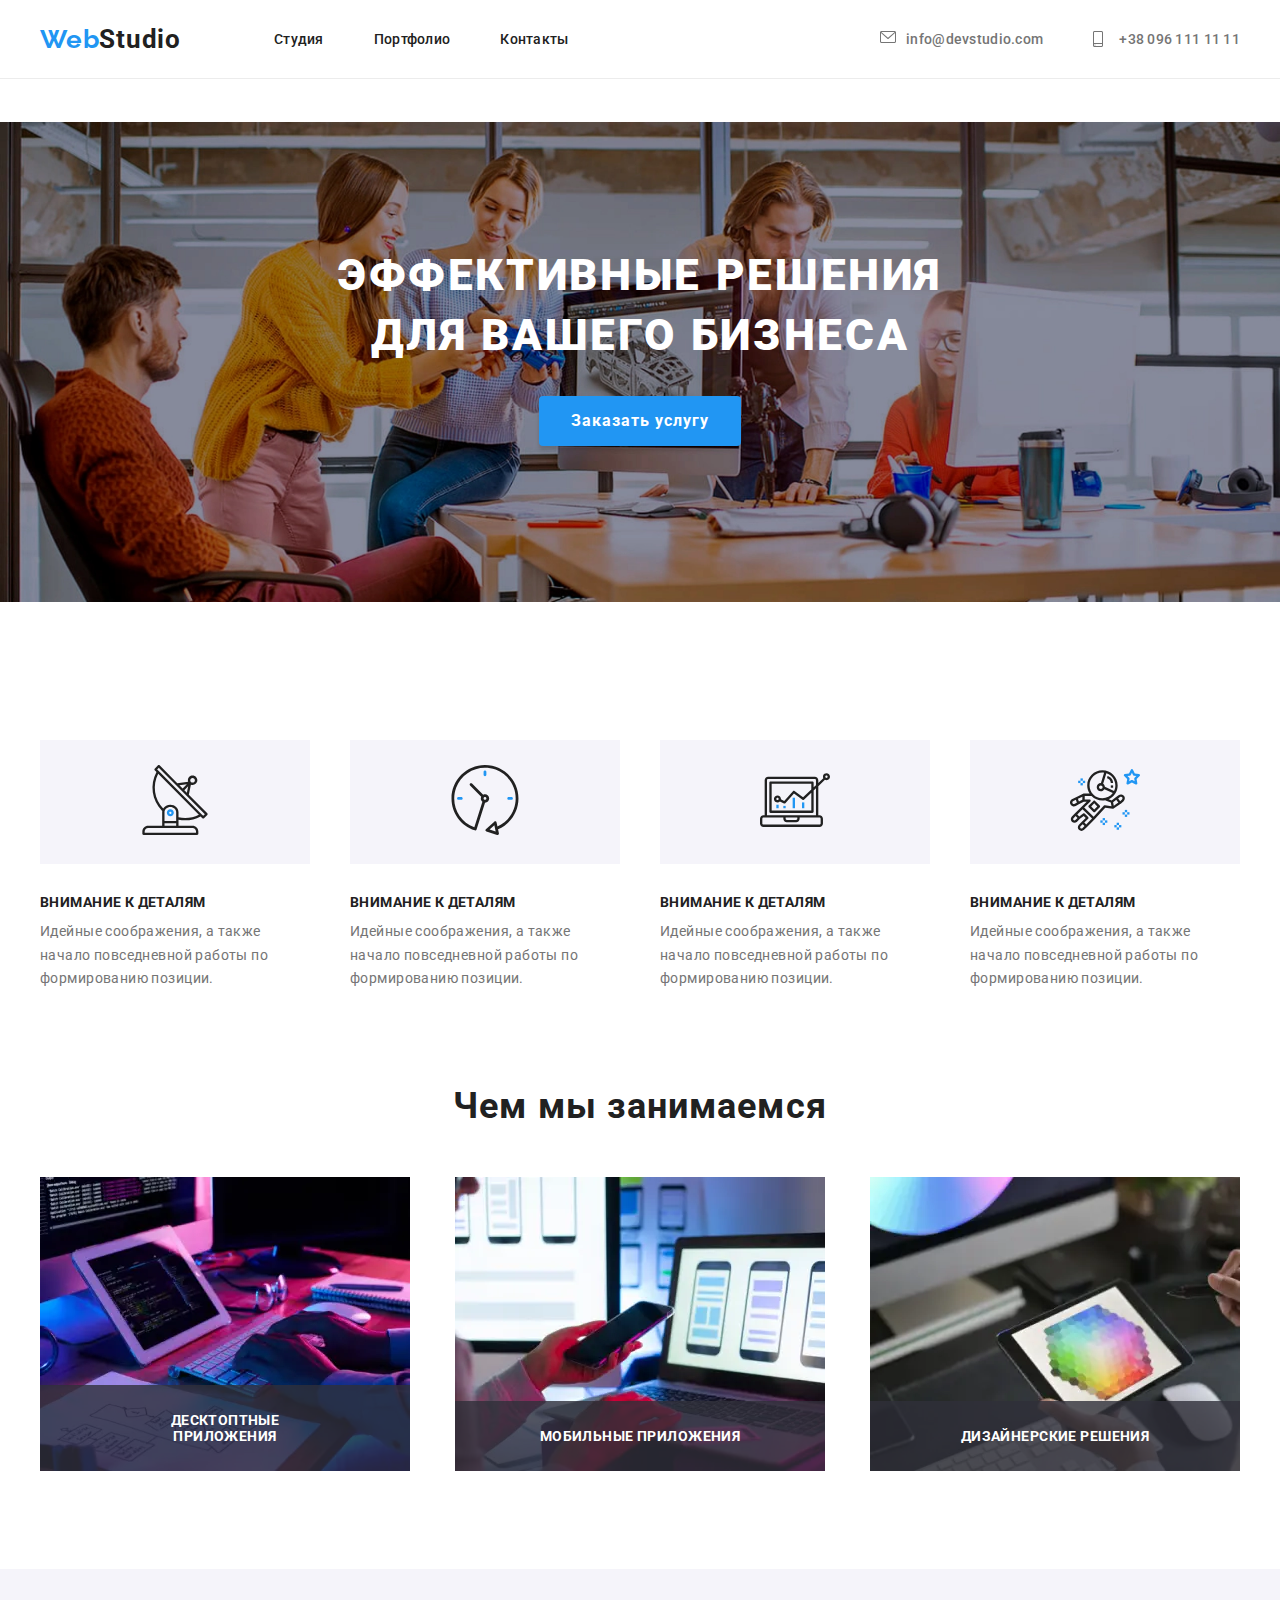
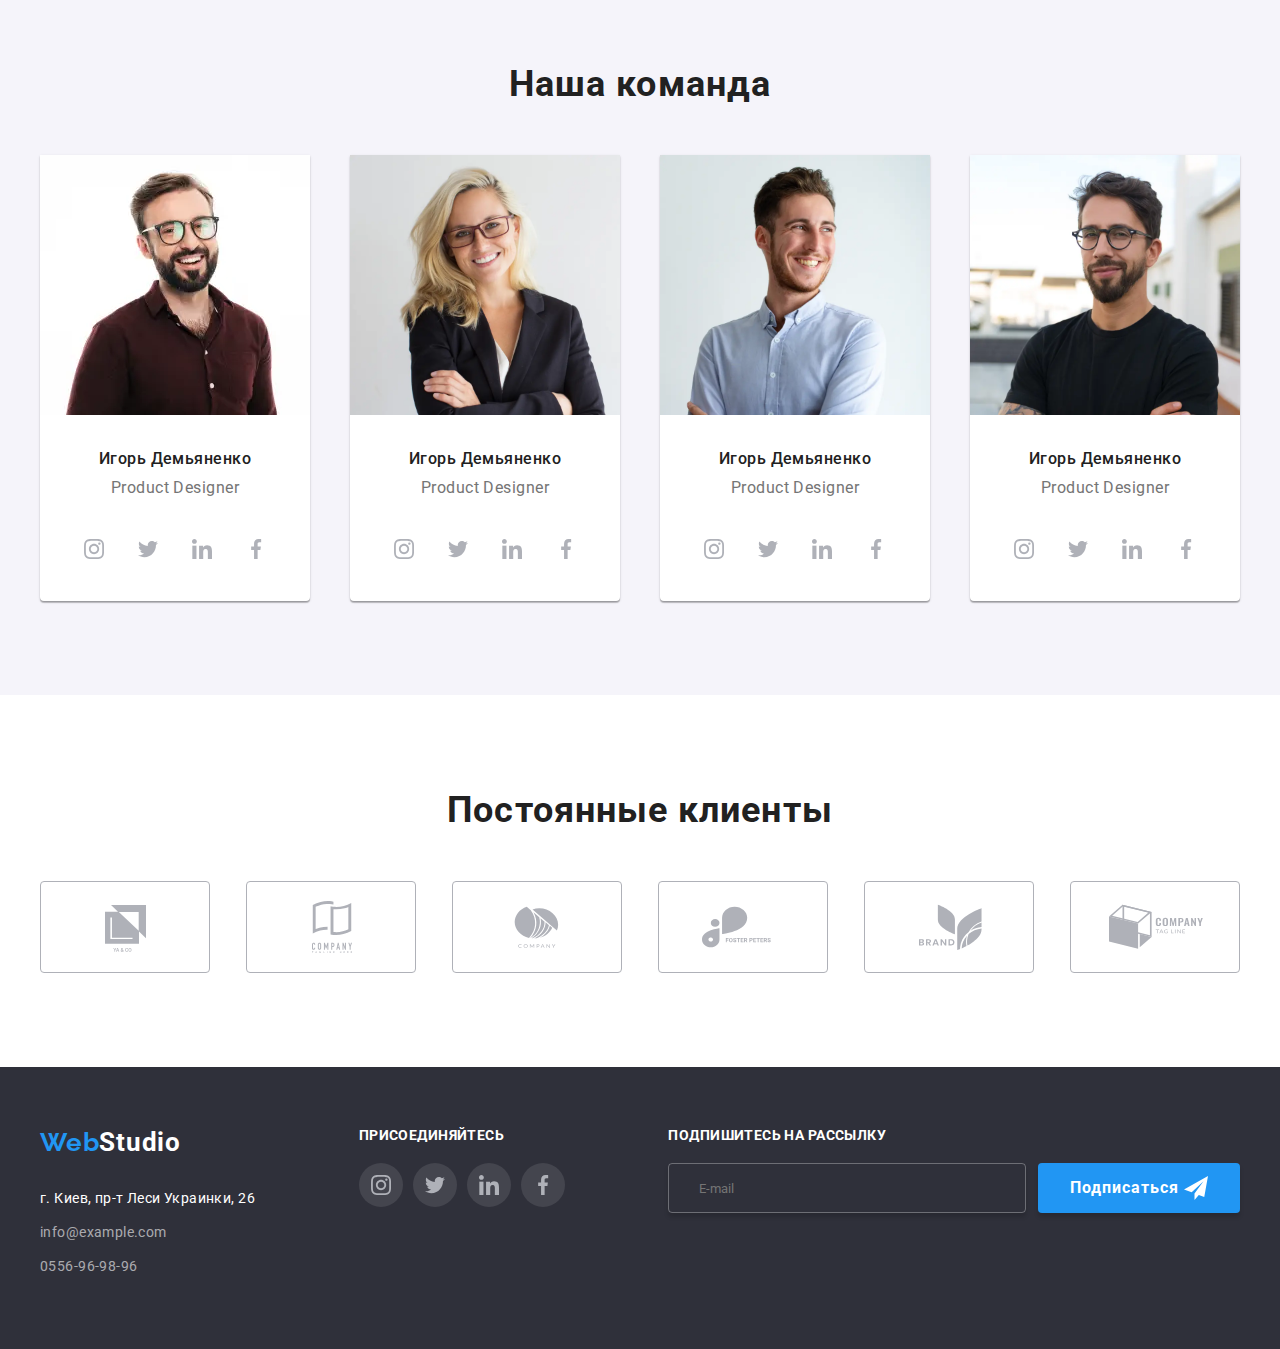
<file: index.html>
<!DOCTYPE html>
<html lang="en">
  <head>
    <meta charset="UTF-8" />
    <meta name="viewport" content="width=device-width, initial-scale=1.0" />
    <title>WebStudio</title>

    <link rel="preconnect" href="https://fonts.googleapis.com" />
    <link rel="preconnect" href="https://fonts.gstatic.com" crossorigin />
    <link
      href="https://fonts.googleapis.com/css2?family=Raleway:ital,wght@0,100..900;1,100..900&family=Roboto:ital,wght@0,100;0,300;0,400;0,500;0,700;0,900;1,100;1,300;1,400;1,500;1,700;1,900&display=swap"
      rel="stylesheet"
    />
    <link
      rel="apple-touch-icon"
      sizes="180x180"
      href="favicon/apple-touch-icon.png"
    />
    <link
      rel="icon"
      type="image/png"
      sizes="32x32"
      href="favicon/favicon-32x32.png"
    />
    <link
      rel="icon"
      type="image/png"
      sizes="16x16"
      href="favicon/favicon-16x16.png"
    />
    <link rel="manifest" href="favicon/site.webmanifest" />
    <link rel="stylesheet" href="css/reset.css" />
    <link rel="stylesheet" href="css/styles.css" />
  </head>
  <body>
    <header class="header">
      <div class="container header__box">
        <a class="header__logo" href="#"><span>Web</span>Studio</a>

        <nav id="menu__hidden" class="header__menu">
          <button class="header__close">
            <img src="img/close.svg" alt="close" />
          </button>
          <div class="header__wrapper">
            <a class="header__link" active href="#">Студия</a>
            <a class="header__link" href="pages/portfolio.html">Портфолио</a>
            <a class="header__link" href="#">Контакты</a>
          </div>
          <div class="header__wrapper header__links">
            <a
              class="header__link header__nav-link"
              href="mailto:info@devstudio.com"
            >
              <svg class="header__icon">
                <use xlink:href="img/message.svg#message"></use>
              </svg>
              info@devstudio.com</a
            >
            <a class="header__link header__nav-link" href="tel:+380961111111">
              <svg class="header__icon">
                <use xlink:href="img/tel.svg#tel"></use>
              </svg>
              +38 096 111 11 11</a
            >
          </div>
        </nav>

        <button id="menu-btn" class="header__menu-btn">
          <img src="img/menu.svg" alt="menu" />
        </button>
      </div>
    </header>

    <main>
      <section class="hero">
        <div class="container">
          <h1 class="hero__title">Эффективные решения для вашего бизнеса</h1>

          <button onclick="toggleModal()" class="hero__btn">
            Заказать услугу
          </button>
        </div>
      </section>

      <section class="advan">
        <div class="container">
          <ul class="advan__list">
            <li class="advan__item">
              <div class="advan__box">
                <img src="img/antenna.svg" alt="icon" />
              </div>

              <h2 class="advan__title">Внимание к деталям</h2>
              <p class="advan__text">
                Идейные соображения, а также начало повседневной работы по
                формированию позиции.
              </p>
            </li>
            <li class="advan__item">
              <div class="advan__box">
                <img src="img/clock.svg" alt="icon" />
              </div>
              <h2 class="advan__title">Внимание к деталям</h2>
              <p class="advan__text">
                Идейные соображения, а также начало повседневной работы по
                формированию позиции.
              </p>
            </li>
            <li class="advan__item">
              <div class="advan__box">
                <img src="img/diagram.svg" alt="icon" />
              </div>
              <h2 class="advan__title">Внимание к деталям</h2>
              <p class="advan__text">
                Идейные соображения, а также начало повседневной работы по
                формированию позиции.
              </p>
            </li>
            <li class="advan__item">
              <div class="advan__box">
                <img src="img/astronaut.svg" alt="icon" />
              </div>
              <h2 class="advan__title">Внимание к деталям</h2>
              <p class="advan__text">
                Идейные соображения, а также начало повседневной работы по
                формированию позиции.
              </p>
            </li>
          </ul>
        </div>
      </section>

      <section class="work">
        <div class="container">
          <h2 class="title">Чем мы занимаемся</h2>
          <ul class="work__list">
            <li class="work__item">
              <img src="img/work_1.webp" alt="work" />

              <div class="work__bg">
                <p class="work__text">Десктоптные приложения</p>
              </div>
            </li>
            <li class="work__item">
              <img src="img/work_2.webp" alt="work" />
              <div class="work__bg">
                <p class="work__text">Мобильные приложения</p>
              </div>
            </li>
            <li class="work__item">
              <img src="img/work_3.webp" alt="work" />
              <div class="work__bg">
                <p class="work__text">Дизайнерские решения</p>
              </div>
            </li>
          </ul>
        </div>
      </section>

      <section class="team">
        <h2 class="title">Наша команда</h2>
        <div class="container">
          <ul class="team__list">
            <li class="team__item">
              <img class="team__img" src="img/team_1.webp" alt="team" />
              <h3 class="team__subtitle">Игорь Демьяненко</h3>
              <p class="team__text">Product Designer</p>

              <div class="team__wrapper">
                <a href="#" class="team__link">
                  <svg class="team__icon">
                    <use xlink:href="img/instagram.svg#instagram"></use>
                  </svg>
                </a>
                <a href="#" class="team__link">
                  <svg class="team__icon">
                    <use xlink:href="img/twitter.svg#twitter"></use>
                  </svg>
                </a>
                <a href="#" class="team__link">
                  <svg class="team__icon">
                    <use xlink:href="img/linkedin.svg#linkedin"></use>
                  </svg>
                </a>
                <a href="#" class="team__link">
                  <svg class="team__icon">
                    <use xlink:href="img/facebook.svg#facebook"></use>
                  </svg>
                </a>
              </div>
            </li>
            <li class="team__item">
              <img class="team__img" src="img/team_2.webp" alt="team" />
              <h3 class="team__subtitle">Игорь Демьяненко</h3>
              <p class="team__text">Product Designer</p>
              <div class="team__wrapper">
                <a href="#" class="team__link">
                  <svg class="team__icon">
                    <use xlink:href="img/instagram.svg#instagram"></use>
                  </svg>
                </a>
                <a href="#" class="team__link">
                  <svg class="team__icon">
                    <use xlink:href="img/twitter.svg#twitter"></use>
                  </svg>
                </a>
                <a href="#" class="team__link">
                  <svg class="team__icon">
                    <use xlink:href="img/linkedin.svg#linkedin"></use>
                  </svg>
                </a>
                <a href="#" class="team__link">
                  <svg class="team__icon">
                    <use xlink:href="img/facebook.svg#facebook"></use>
                  </svg>
                </a>
              </div>
            </li>
            <li class="team__item">
              <img class="team__img" src="img/team_3.webp" alt="team" />
              <h3 class="team__subtitle">Игорь Демьяненко</h3>
              <p class="team__text">Product Designer</p>
              <div class="team__wrapper">
                <a href="#" class="team__link">
                  <svg class="team__icon">
                    <use xlink:href="img/instagram.svg#instagram"></use>
                  </svg>
                </a>
                <a href="#" class="team__link">
                  <svg class="team__icon">
                    <use xlink:href="img/twitter.svg#twitter"></use>
                  </svg>
                </a>
                <a href="#" class="team__link">
                  <svg class="team__icon">
                    <use xlink:href="img/linkedin.svg#linkedin"></use>
                  </svg>
                </a>
                <a href="#" class="team__link">
                  <svg class="team__icon">
                    <use xlink:href="img/facebook.svg#facebook"></use>
                  </svg>
                </a>
              </div>
            </li>
            <li class="team__item">
              <img class="team__img" src="img/team_4.webp" alt="team" />
              <h3 class="team__subtitle">Игорь Демьяненко</h3>
              <p class="team__text">Product Designer</p>
              <div class="team__wrapper">
                <a href="#" class="team__link">
                  <svg class="team__icon">
                    <use xlink:href="img/instagram.svg#instagram"></use>
                  </svg>
                </a>
                <a href="#" class="team__link">
                  <svg class="team__icon">
                    <use xlink:href="img/twitter.svg#twitter"></use>
                  </svg>
                </a>
                <a href="#" class="team__link">
                  <svg class="team__icon">
                    <use xlink:href="img/linkedin.svg#linkedin"></use>
                  </svg>
                </a>
                <a href="#" class="team__link">
                  <svg class="team__icon">
                    <use xlink:href="img/facebook.svg#facebook"></use>
                  </svg>
                </a>
              </div>
            </li>
          </ul>
        </div>
      </section>

      <section class="clients">
        <div class="container">
          <h2 class="title">Постоянные клиенты</h2>

          <div class="clients__wrapper">
            <a href="#" class="clients__link">
              <svg class="clients__icon">
                <use xlink:href="img/clients_1.svg#client"></use>
              </svg>
            </a>
            <a href="#" class="clients__link">
              <svg class="clients__icon">
                <use xlink:href="img/clients_2.svg#client"></use>
              </svg>
            </a>
            <a href="#" class="clients__link">
              <svg class="clients__icon">
                <use xlink:href="img/clients_3.svg#client"></use>
              </svg>
            </a>
            <a href="#" class="clients__link">
              <svg class="clients__icon">
                <use xlink:href="img/clients_4.svg#client"></use>
              </svg>
            </a>
            <a href="#" class="clients__link">
              <svg class="clients__icon">
                <use xlink:href="img/clients_5.svg#client"></use>
              </svg>
            </a>
            <a href="#" class="clients__link">
              <svg class="clients__icon">
                <use xlink:href="img/clients_6.svg#client"></use>
              </svg>
            </a>
          </div>
        </div>
      </section>
    </main>

    <footer class="footer">
      <div class="container footer__wrapper">
        <div class="footer__info">
          <a class="header__logo footer__logo" href="#"
            ><span>Web</span>Studio</a
          >
          <address class="footer__address">
            г. Киев, пр-т Леси Украинки, 26
          </address>
          <a href="mailto:info@example.com" class="footer__link">
            info@example.com
          </a>
          <br />
          <a href="tel:+996556969896" class="footer__link">0556-96-98-96</a>
        </div>

        <div class="footer__info">
          <h2 class="footer__title">присоединяйтесь</h2>
          <div class="team__wrapper">
            <a href="#" class="team__link footer__icon">
              <svg class="team__icon">
                <use xlink:href="img/instagram.svg#instagram"></use>
              </svg>
            </a>
            <a href="#" class="team__link footer__icon">
              <svg class="team__icon">
                <use xlink:href="img/twitter.svg#twitter"></use>
              </svg>
            </a>
            <a href="#" class="team__link footer__icon">
              <svg class="team__icon">
                <use xlink:href="img/linkedin.svg#linkedin"></use>
              </svg>
            </a>
            <a href="#" class="team__link footer__icon">
              <svg class="team__icon">
                <use xlink:href="img/facebook.svg#facebook"></use>
              </svg>
            </a>
          </div>
        </div>
        <div class="footer__info">
          <h2 class="footer__title">Подпишитесь на рассылку</h2>
          <form class="footer__form">
            <input
              class="footer__input"
              type="email"
              required
              placeholder="E-mail"
            />
            <button class="footer__btn hero__btn">
              Подписаться <img src="img/icon-send.svg" alt="icon-send" />
            </button>
          </form>
        </div>
      </div>
    </footer>

    <div class="hidden" id="overlay">
      <div class="modal">
        <button onclick="toggleModal()" class="modal__close">
          <svg class="modal__icon">
            <use xlink:href="img/close.svg#close"></use>
          </svg>
        </button>

        <form
          class="modal__form"
          action="https://formspree.io/f/mnnqpjew"
          method="POST"
        >
          <h2 class="modal__title">Оставьте свои данные, мы вам перезвоним</h2>

          <label class="modal__label">
            Имя
            <svg class="modal__logo">
              <use xlink:href="img/person.svg#person"></use>
            </svg>
            <input required type="text" name="name" />
          </label>
          <label class="modal__label">
            Телефон
            <svg class="modal__logo">
              <use xlink:href="img/phone.svg#phone"></use>
            </svg>
            <input required type="number" name="number" />
          </label>
          <label class="modal__label">
            Почта
            <svg class="modal__logo">
              <use xlink:href="img/email.svg#email"></use>
            </svg>
            <input required type="email" name="email" />
          </label>
          <label class="modal__label">
            Комментарий
            <textarea name="message"></textarea>
          </label>

          <label class="modal__check">
            <input type="checkbox" />Соглашаюсь с рассылкой и принимаю
            <a href="pages/condition.html">Условия договора</a>
          </label>

          <button class="modal__btn hero__btn" type="submit">Отправить</button>
        </form>
      </div>
    </div>

    <script src="js/modal.js"></script>
    <script src="js/menu.js"></script>
  </body>
</html>
</file>
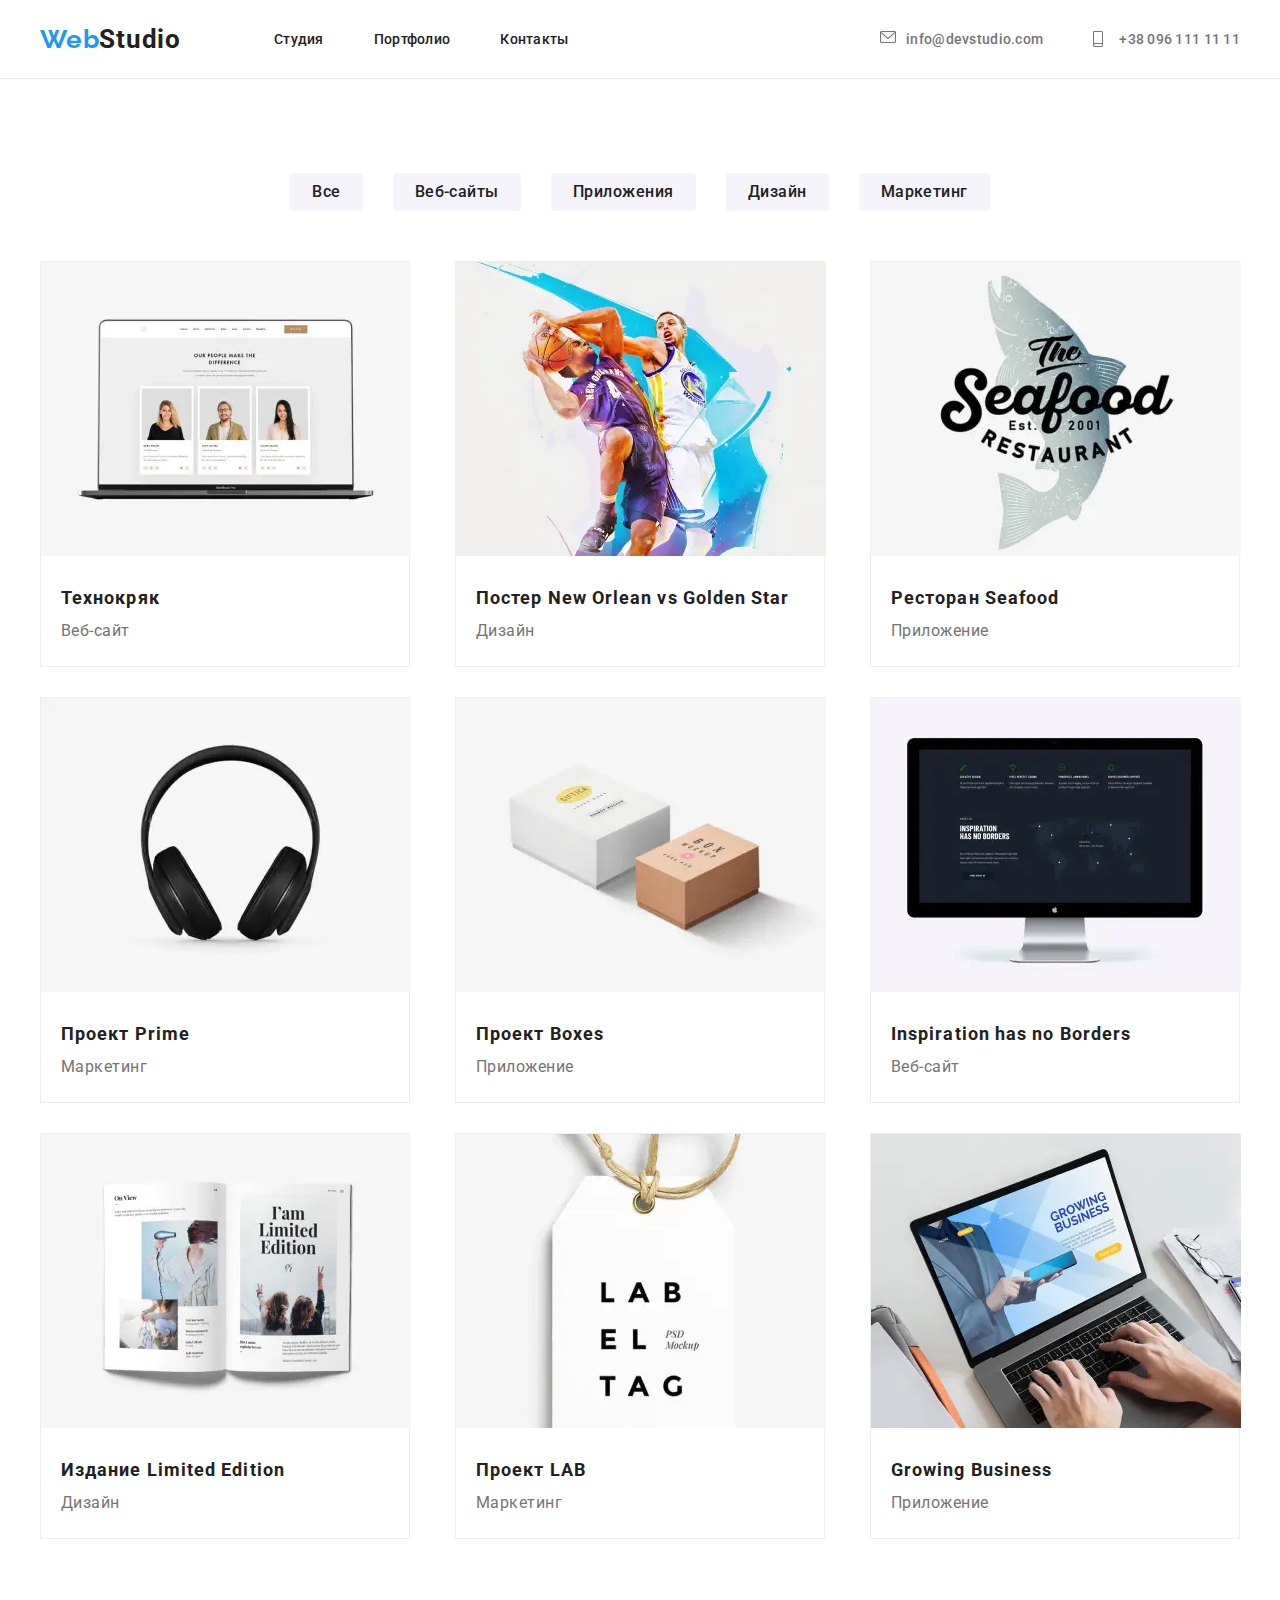
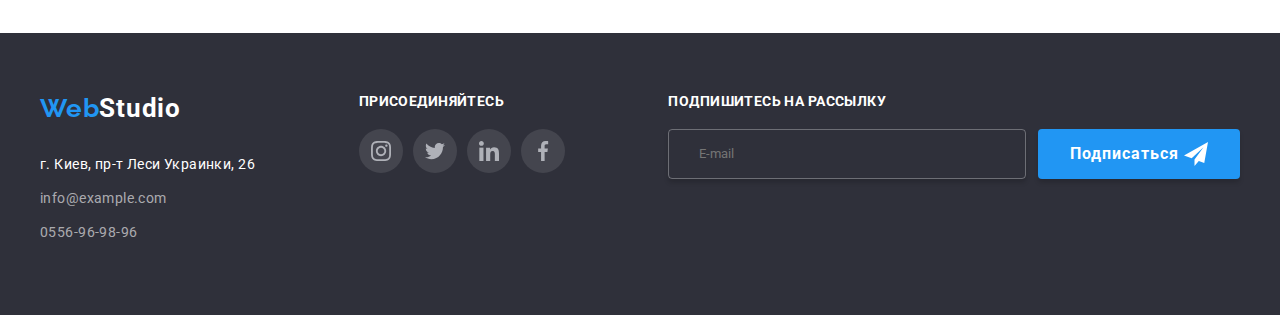
<file: pages/portfolio.html>
<!DOCTYPE html>
<html lang="en">
  <head>
    <meta charset="UTF-8" />
    <meta name="viewport" content="width=device-width, initial-scale=1.0" />
    <title>WebStudio</title>

    <link rel="preconnect" href="https://fonts.googleapis.com" />
    <link rel="preconnect" href="https://fonts.gstatic.com" crossorigin />
    <link
      href="https://fonts.googleapis.com/css2?family=Raleway:ital,wght@0,100..900;1,100..900&family=Roboto:ital,wght@0,100;0,300;0,400;0,500;0,700;0,900;1,100;1,300;1,400;1,500;1,700;1,900&display=swap"
      rel="stylesheet"
    />
    <link rel="stylesheet" href="../css/reset.css" />
    <link rel="stylesheet" href="../css/styles.css" />
  </head>
  <body>
    <header class="header">
      <div class="container header__box">
        <a class="header__logo" href="../index.html"><span>Web</span>Studio</a>

        <nav class="header__menu">
          <div class="header__wrapper">
            <a class="header__link" href="#">Студия</a>
            <a class="header__link" active href="../index.html">Портфолио</a>
            <a class="header__link" href="#">Контакты</a>
          </div>
          <div class="header__wrapper header__links">
            <a
              class="header__link header__nav-link"
              href="mailto:info@devstudio.com"
            >
              <svg class="header__icon">
                <use xlink:href="../img/message.svg#message"></use>
              </svg>
              info@devstudio.com</a
            >
            <a class="header__link header__nav-link" href="tel:+380961111111">
              <svg class="header__icon">
                <use xlink:href="../img/tel.svg#tel"></use>
              </svg>
              +38 096 111 11 11</a
            >
          </div>
        </nav>

        <button class="header__menu-btn">
          <img src="../img/menu.svg" alt="menu" />
        </button>
      </div>
    </header>

    <main>
      <section class="portfolio">
        <div class="container">
          <div class="portfolio__btns">
            <button class="portfolio__btn">Все</button>
            <button class="portfolio__btn">Веб-сайты</button>
            <button class="portfolio__btn">Приложения</button>
            <button class="portfolio__btn">Дизайн</button>
            <button class="portfolio__btn">Маркетинг</button>
          </div>

          <ul class="portfolio__list">
            <li class="portfolio__item">
              <img
                class="portfolio__img"
                src="../img/portfolio_1.webp"
                alt="portfolio"
              />
              <h3 class="portfolio__subtitle">Технокряк</h3>
              <p class="portfolio__text">Веб-сайт</p>

              <div class="portfolio__hidden-box">
                <p class="portfolio__hidden-text">
                  Ресурс предлагает комплексные предложения с разным уровнем
                  функционала и сервисов. Все это позволит посетителю получить
                  исчерпывающие сведения о компании или частном лице.
                </p>
              </div>
            </li>
            <li class="portfolio__item">
              <img
                class="portfolio__img"
                src="../img/portfolio_2.webp"
                alt="portfolio"
              />
              <h3 class="portfolio__subtitle">
                Постер New Orlean vs Golden Star
              </h3>
              <p class="portfolio__text">Дизайн</p>
            </li>
            <li class="portfolio__item">
              <img
                class="portfolio__img"
                src="../img/portfolio_3.webp"
                alt="portfolio"
              />
              <h3 class="portfolio__subtitle">Ресторан Seafood</h3>
              <p class="portfolio__text">Приложение</p>
            </li>
            <li class="portfolio__item">
              <img
                class="portfolio__img"
                src="../img/portfolio_4.webp"
                alt="portfolio"
              />
              <h3 class="portfolio__subtitle">Проект Prime</h3>
              <p class="portfolio__text">Маркетинг</p>
            </li>
            <li class="portfolio__item">
              <img
                class="portfolio__img"
                src="../img/portfolio_5.webp"
                alt="portfolio"
              />
              <h3 class="portfolio__subtitle">Проект Boxes</h3>
              <p class="portfolio__text">Приложение</p>
            </li>
            <li class="portfolio__item">
              <img
                class="portfolio__img"
                src="../img/portfolio_6.webp"
                alt="portfolio"
              />
              <h3 class="portfolio__subtitle">Inspiration has no Borders</h3>
              <p class="portfolio__text">Веб-сайт</p>
            </li>
            <li class="portfolio__item">
              <img
                class="portfolio__img"
                src="../img/portfolio_7.webp"
                alt="portfolio"
              />
              <h3 class="portfolio__subtitle">Издание Limited Edition</h3>
              <p class="portfolio__text">Дизайн</p>
            </li>
            <li class="portfolio__item">
              <img
                class="portfolio__img"
                src="../img/portfolio_8.webp"
                alt="portfolio"
              />
              <h3 class="portfolio__subtitle">Проект LAB</h3>
              <p class="portfolio__text">Маркетинг</p>
            </li>
            <li class="portfolio__item">
              <img
                class="portfolio__img"
                src="../img/portfolio_9.webp"
                alt="portfolio"
              />
              <h3 class="portfolio__subtitle">Growing Business</h3>
              <p class="portfolio__text">Приложение</p>
            </li>
          </ul>
        </div>
      </section>
    </main>

    <footer class="footer">
      <div class="container footer__wrapper">
        <div class="footer__info">
          <a class="header__logo footer__logo" href="#"
            ><span>Web</span>Studio</a
          >
          <address class="footer__address">
            г. Киев, пр-т Леси Украинки, 26
          </address>
          <a href="mailto:info@example.com" class="footer__link">
            info@example.com
          </a>
          <br />
          <a href="tel:+996556969896" class="footer__link">0556-96-98-96</a>
        </div>

        <div class="footer__info">
          <h2 class="footer__title">присоединяйтесь</h2>
          <div class="team__wrapper">
            <a href="#" class="team__link footer__icon">
              <svg class="team__icon">
                <use xlink:href="../img/instagram.svg#instagram"></use>
              </svg>
            </a>
            <a href="#" class="team__link footer__icon">
              <svg class="team__icon">
                <use xlink:href="../img/twitter.svg#twitter"></use>
              </svg>
            </a>
            <a href="#" class="team__link footer__icon">
              <svg class="team__icon">
                <use xlink:href="../img/linkedin.svg#linkedin"></use>
              </svg>
            </a>
            <a href="#" class="team__link footer__icon">
              <svg class="team__icon">
                <use xlink:href="../img/facebook.svg#facebook"></use>
              </svg>
            </a>
          </div>
        </div>
        <div class="footer__info">
          <h2 class="footer__title">Подпишитесь на рассылку</h2>
          <form class="footer__form">
            <input
              class="footer__input"
              type="email"
              required
              placeholder="E-mail"
            />
            <button class="footer__btn hero__btn">
              Подписаться <img src="../img/icon-send.svg" alt="icon-send" />
            </button>
          </form>
        </div>
      </div>
    </footer>
  </body>
</html>
</file>
<file: css/styles.css>
.header__logo {
  font-weight: 700;
  font-size: 26px;
  letter-spacing: 0.03em;
  color: var(--title-color);
}

.header__logo span {
  font-family: "Raleway", sans-serif;
  color: var(--main-color);
}

.header__wrapper a {
  font-weight: 500;
  font-size: 14px;
  letter-spacing: 0.02em;
  color: var(--title-color);
}

.header__links a {
  color: var(--text-color);
}

.header__box {
  display: flex;
  align-items: center;
  gap: 93px;
}

.header__menu {
  display: flex;
  justify-content: space-between;
  width: 100%;
}

.header__wrapper {
  display: flex;
  gap: 50px;
}
.header {
  border-bottom: 1px solid #ececec;
  padding: 24px 0;
}
.header__menu-btn {
  display: none;
}

.header__link:hover {
  fill: var(--main-color);
  color: var(--main-color);
}

.header__link:hover .header__icon {
  fill: var(--main-color);
}

.header__nav-link {
  display: flex;
  align-items: center;
  gap: 10px;
}
.header__link {
  position: relative;
}
.active::after {
  content: "";
  display: block;
  width: 100%;
  position: absolute;
  top: 46px;
  border: 2px solid var(--main-color);
  border-radius: 4px;
}

.header__icon {
  width: 16px;
  height: 16px;
  fill: var(--text-color);
}

.header__close {
  display: none;
}
@media screen and (max-width: 480px) {
  .header__hidden {
    position: fixed;
    padding: 30px;
    z-index: 100;
    top: 0;
    left: 0;
    height: 100vh;
    width: 100%;
    background-color: #fff;
  }
  .header__link {
    font-size: 40px !important;
  }
  .header__links {
    position: absolute;
    bottom: 80px;
  }
  .header__close {
    display: block;
    position: absolute;
    top: 20px;
    right: 20px;
  }
  .header__close img {
    width: 40px;
  }

  .header__nav-link {
    font-size: 24px !important;
  }
  .header__wrapper {
    width: 250px;
    flex-direction: column;
  }
  .header__menu-btn {
    display: block;
  }
  .header__menu {
    display: none;
  }
  .header__box {
    justify-content: space-between;
  }
  .header {
    padding: 15px 0;
  }
}

.hero {
  padding-top: 167px;
  padding-bottom: 200px;
  background-image: url("../img/bg-hero.webp");
  background-position: center;
  background-repeat: no-repeat;
  background-size: contain;
}
.hero__title {
  margin: 0 auto;
  margin-bottom: 30px;
  max-width: 700px;
  font-weight: 900;
  font-size: 44px;
  line-height: 136%;
  letter-spacing: 0.06em;
  text-transform: uppercase;
  text-align: center;
  color: #fff;
}

.hero__btn {
  display: block;
  margin: 0 auto;
  padding: 10px 32px;
  border-radius: 4px;
  font-weight: 700;
  font-size: 16px;
  line-height: 187%;
  letter-spacing: 0.06em;
  text-align: center;
  box-shadow: 0 4px 4px 0 rgba(0, 0, 0, 0.15);
  background: var(--main-color);
  color: #fff;
}

@media screen and (max-width: 480px) {
  .hero {
    padding-top: 73px;
    padding-bottom: 120px;
    background-image: url("../img/hero_sm.jpg");
  }
  .hero__title {
    font-size: 26px;
    max-width: 400px;
  }
}

.advan__box {
  margin-bottom: 30px;
  text-align: center;
  padding: 25px 0;
  background: #f5f4fa;
}

.advan__title {
  margin-bottom: 10px;
  font-weight: 700;
  font-size: 14px;
  letter-spacing: 0.03em;
  text-transform: uppercase;
  color: var(--title-color);
}

.advan__text {
  font-weight: 400;
  font-size: 14px;
  line-height: 171%;
  letter-spacing: 0.03em;
  color: var(--text-color);
}

.work__item img {
  width: 100%;
}
.work__item {
  position: relative;
}
.work__bg {
  position: absolute;
  width: 100%;
  bottom: 4px;
  left: 0;
  padding: 27px 82px;
  background: rgba(47, 48, 58, 0.8);
}
.work__text {
  font-weight: 700;
  font-size: 14px;
  letter-spacing: 0.03em;
  text-transform: uppercase;
  text-align: center;
  color: #fff;
}

.advan__list,
.work__list {
  display: flex;
  justify-content: space-between;
}
.advan__item {
  max-width: 270px;
}

.title {
  margin-bottom: 50px;
  font-weight: 700;
  font-size: 36px;
  letter-spacing: 0.03em;
  text-align: center;
  color: var(--title-color);
}

@media screen and (max-width: 480px) {
  .advan__list,
  .work__list {
    justify-content: center;
    flex-wrap: wrap;
    gap: 30px;
  }
  .advan__item {
    max-width: 100%;
  }
  .advan__title {
    text-align: center;
    margin-bottom: 30px;
  }
  .title {
    font-size: 28px;
  }
}

.team {
  padding-top: 94px;
  padding-bottom: 94px;
  background-color: #f5f4fa;
}
.team__list {
  display: flex;
  justify-content: space-between;
}

.team__item {
  width: 270px;
  border-radius: 0 0 4px 4px;
  box-shadow: 0 2px 1px 0 rgba(0, 0, 0, 0.2), 0 1px 1px 0 rgba(0, 0, 0, 0.14),
    0 1px 3px 0 rgba(0, 0, 0, 0.12);
  background: #fff;
}

.team__img {
  width: 100%;
}
.team__subtitle {
  margin-top: 30px;
  margin-bottom: 10px;
  font-weight: 500;
  font-size: 16px;
  letter-spacing: 0.03em;
  text-align: center;
  color: var(--title-color);
}
.team__text {
  margin-bottom: 30px;
  font-weight: 400;
  font-size: 16px;
  letter-spacing: 0.03em;
  text-align: center;
  color: var(--text-color);
}

.team__wrapper {
  display: flex;
  justify-content: center;
  gap: 10px;
  margin-bottom: 30px;
}

.team__icon {
  width: 20px;
  height: 20px;
  fill: #afb1b8;
}

.team__link {
  display: inline-block;
  width: 44px;
  height: 44px;
  padding: 12px;
  border-radius: 50%;
}

.team__link:hover {
  background-color: var(--main-color);
}
.team__link:hover .team__icon {
  fill: #fff;
}

@media screen and (max-width: 480px) {
  .team {
    padding-top: 60px;
    padding-bottom: 60px;
  }
  .team__list {
    justify-content: center;
    flex-wrap: wrap;
    gap: 30px;
  }
  .team__item {
    width: 100%;
  }
}

.footer {
  padding-top: 60px;
  padding-bottom: 60px;
  background-color: #2f303a;
}

.footer__logo {
  display: inline-block;
  margin-bottom: 30px;
  color: #fff;
}
.footer__address {
  font-style: normal;
  margin-bottom: 10px;
  font-weight: 400;
  font-size: 14px;
  line-height: 171%;
  letter-spacing: 0.03em;
  color: #fff;
}
.footer__link {
  display: inline-block;
  margin-bottom: 10px;
  font-weight: 400;
  font-size: 14px;
  line-height: 171%;
  letter-spacing: 0.03em;
  color: rgba(255, 255, 255, 0.6);
}

.footer__title {
  margin-bottom: 20px;
  font-weight: 700;
  font-size: 14px;
  letter-spacing: 0.03em;
  text-transform: uppercase;
  color: #fff;
}

.footer__wrapper {
  display: flex;
  justify-content: space-between;
  flex-wrap: wrap;
}
.footer__icon {
  background-color: rgba(255, 255, 255, 0.1);
}
.footer__input {
  border-radius: 4px;
  width: 358px;
  outline: none;
  padding-left: 30px;
  height: 50px;
  box-shadow: 0 4px 4px 0 rgba(0, 0, 0, 0.15);
  border: 1px solid rgba(255, 255, 255, 0.3);
  background: rgba(33, 150, 243, 0);
  color: #fff;
}
.footer__btn {
  display: flex;
  align-items: center;
  gap: 5px;
}
.footer__form {
  display: flex;
  flex-wrap: wrap;
  justify-content: center;
  gap: 12px;
}

@media screen and (max-width: 480px) {
  .footer__wrapper {
    justify-content: center;
    gap: 30;
  }
  .footer__info {
    text-align: center;
  }
}

.portfolio__list {
  display: flex;
  flex-wrap: wrap;
  justify-content: space-between;
  gap: 30px;
}

.portfolio__item {
  position: relative;
  max-width: 370px;
  border: 1px solid #eee;
}
.portfolio__subtitle {
  padding-left: 20px;
  padding-top: 20px;
  font-weight: 700;
  font-size: 18px;
  line-height: 200%;
  letter-spacing: 0.06em;
  color: var(--title-color);
}
.portfolio__text {
  padding-bottom: 20px;
  padding-left: 20px;
  font-weight: 400;
  font-size: 16px;
  line-height: 187%;
  letter-spacing: 0.03em;
  color: var(--text-color);
}

.portfolio__btns {
  display: flex;
  justify-content: center;
  flex-wrap: wrap;
  gap: 30px;
  margin-top: 94px;
  margin-bottom: 50px;
}
.portfolio__btn {
  font-weight: 500;
  font-size: 16px;
  line-height: 162%;
  letter-spacing: 0.03em;
  text-align: center;
  border-radius: 4px;
  padding: 6px 22px;
  color: var(--title-color);
  background-color: #f5f4fa;
}
.portfolio__btn:hover {
  color: #fff;
  background-color: var(--main-color);
}
.portfolio__hidden-text {
  font-weight: 400;
  font-size: 18px;
  line-height: 156%;
  letter-spacing: 0.03em;
  color: #fff;
}
.portfolio__hidden-box {
  position: absolute;
  top: 0;
  left: 0;
  transform: translateY(100%);
  transition-duration: 0.5s;
  visibility: hidden;
  padding: 64px 24px;
  max-width: 370px;
  background-color: rgba(33, 150, 243, 0.9);
}
.portfolio__item:hover .portfolio__hidden-box {
  transform: translateY(0);
  visibility: visible;
}

@media screen and (max-width: 480px) {
  .portfolio__btns {
    margin-top: 60px;
    margin-bottom: 40px;
  }
  .portfolio__btns {
    justify-content: flex-start;
    gap: 15px;
  }
  .portfolio__item,
  .portfolio__img {
    width: 100%;
  }
}

.clients__wrapper {
  display: flex;
  justify-content: space-between;
  flex-wrap: wrap;
}
.clients__link {
  display: inline-block;
  padding: 16px 32px;
  border: 1px solid #afb1b8;
  border-radius: 4px;
  width: 170px;
  height: 92px;
}

.clients__icon {
  width: 106px;
  height: 60px;
  fill: #afb1b8;
}

.clients__link:hover {
  border: 1px solid var(--main-color);
}
.clients__link:hover .clients__icon {
  fill: var(--main-color);
}
@media sceen and(max-width:768px) {
  .clients__link {
    width: 46%;
  }
  .clients__wrapper {
    gap: 20px;
  }
}

#overlay {
  position: fixed;
  top: 0;
  left: 0;
  height: 100vh;
  width: 100%;
  background-color: rgba(0, 0, 0, 0.2);
}

.modal {
  position: absolute;
  top: 50%;
  left: 50%;
  transform: translate(-50%, -50%);
  width: 36%;
  padding-top: 26px;
  padding-bottom: 43px;
  padding-left: 38px;
  padding-right: 38px;
  border-radius: 4px;
  background-color: #fff;
}

.modal__close {
  position: absolute;
  top: 10px;
  right: 10px;
  display: flex;
  align-items: center;
  justify-content: center;
  width: 30px;
  height: 30px;
  border-radius: 100%;
  border: 1px solid rgba(0, 0, 0, 0.1);
}

.modal__icon {
  width: 18px;
  height: 18px;
}
.modal__close:hover .modal__icon {
  fill: var(--main-color);
}

.hidden {
  display: none;
}

.modal__title {
  font-weight: 700;
  font-size: 20px;
  letter-spacing: 0.03em;
  text-align: center;
  color: var(--title-color);
}
.modal__label {
  position: relative;
  display: inline-block;
  width: 100%;
  margin-bottom: 5px;
  font-weight: 400;
  font-size: 12px;
  letter-spacing: 0.01em;
  color: var(--text-color);
}

.modal__label input {
  display: inline-block;
  margin-top: 5px;
  padding-left: 30px;
  outline-color: var(--main-color);
  border: 1px solid rgba(33, 33, 33, 0.2);
  border-radius: 4px;
  width: 100%;
  height: 40px;
}

.modal__label textarea {
  display: inline-block;
  margin-top: 5px;
  padding-top: 12px;
  padding-left: 30px;
  resize: none;
  border: 1px solid rgba(33, 33, 33, 0.2);
  outline-color: var(--main-color);
  border-radius: 4px;
  width: 100%;
  height: 120px;
}
.modal__btn {
  margin-top: 42px;
}
.modal__check {
  display: flex;
  gap: 10px;
  font-weight: 400;
  font-size: 14px;
  line-height: 171%;
  letter-spacing: 0.03em;
  color: var(--text-color);
}

.modal__check a {
  border-bottom: 1px solid var(--main-color);
  color: var(--main-color);
}
.modal__logo {
  position: absolute;
  top: 30px;
  left: 8px;
  width: 18px;
  height: 18px;
  fill: var(--title-color);
}
@media screen and (max-width: 768px) {
  .modal {
    width: 80%;
  }
}
</file>
